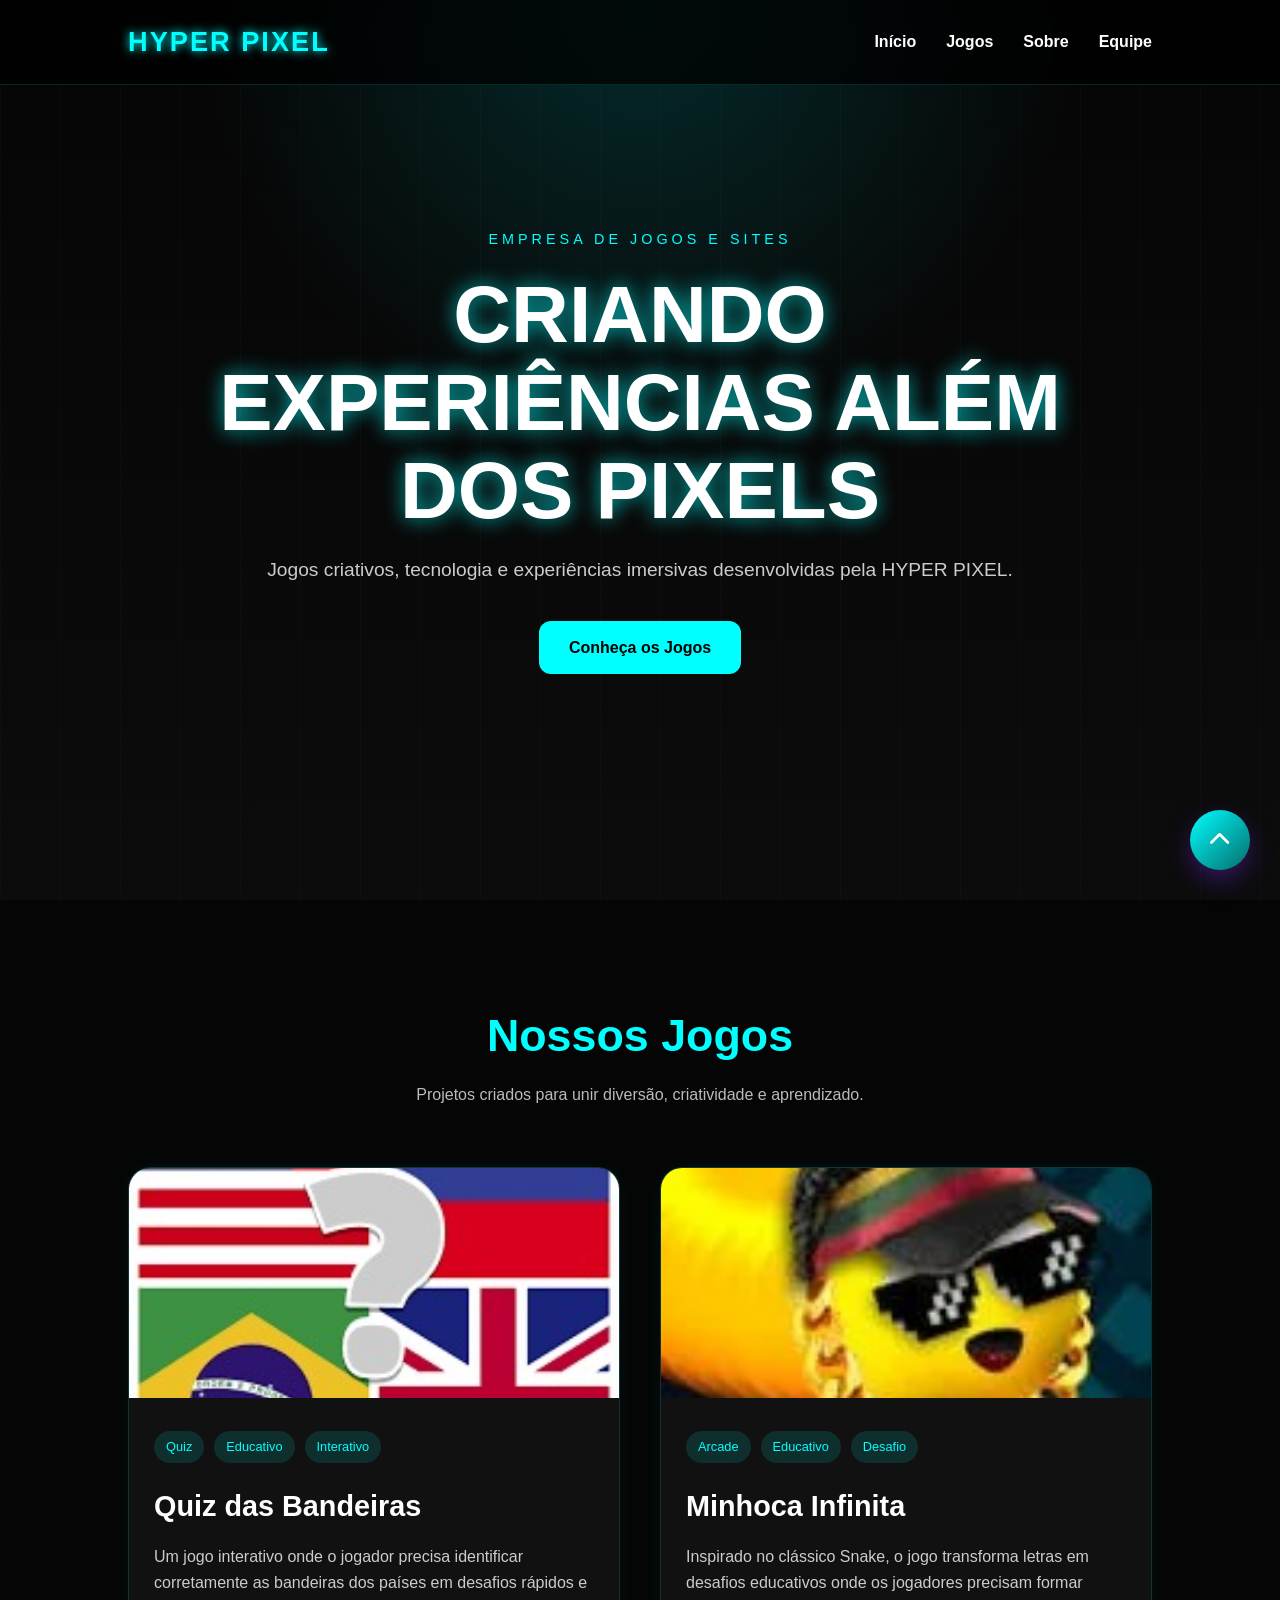
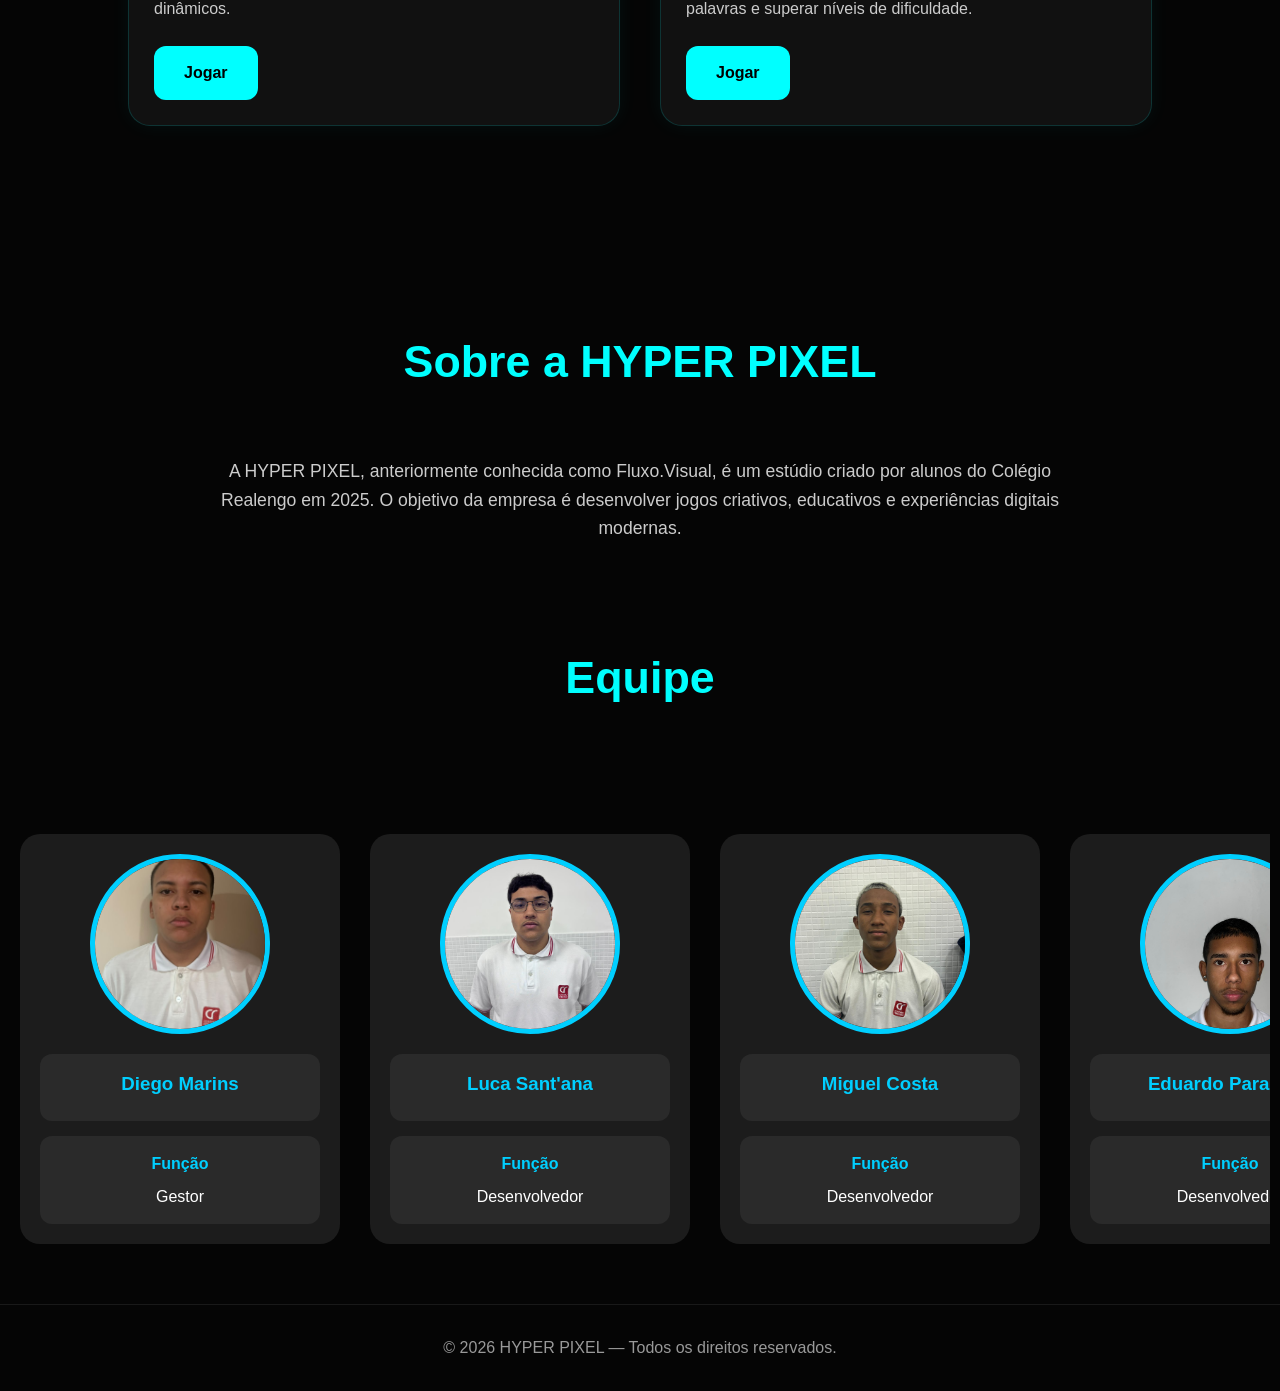
<file: index.html>
<!DOCTYPE html>
<html lang="pt-BR">
<head>
    <meta charset="UTF-8">
    <meta name="viewport" content="width=device-width, initial-scale=1.0">

    <title>HYPER PIXEL</title>

    <link rel="stylesheet" href="style.css">
    <link rel="stylesheet" href="https://cdnjs.cloudflare.com/ajax/libs/font-awesome/6.7.2/css/all.min.css">
</head>
<body>

    <header>
        <div class="logo">
            HYPER PIXEL
        </div>

        <nav>
            <ul>
                <li><a href="#inicio">Início</a></li>
                <li><a href="#jogos">Jogos</a></li>
                <li><a href="#sobre">Sobre</a></li>
                <li><a href="#Equipe">Equipe</a></li>
            </ul>
        </nav>
    </header>

    <section class="hero" id="inicio">

        <div class="hero-overlay"></div>

        <div class="hero-content">
            <span class="subtitle">EMPRESA DE JOGOS E SITES</span>

            <h1>
                CRIANDO EXPERIÊNCIAS ALÉM DOS PIXELS
            </h1>

            <p>
                Jogos criativos, tecnologia e experiências imersivas desenvolvidas pela HYPER PIXEL.
            </p>

            <a href="#jogos" class="btn">
                Conheça os Jogos
            </a>
        </div>

    </section>

    <section class="games" id="jogos">

        <div class="section-title">
            <h2>Nossos Jogos</h2>
            <p>Projetos criados para unir diversão, criatividade e aprendizado.</p>
        </div>

        <div class="games-container">

            <article class="game-card">

                <img src="imgjogo1.png" alt="Quiz das Bandeiras">

                <div class="card-content">

                    <div class="tags">
                        <span>Quiz</span>
                        <span>Educativo</span>
                        <span>Interativo</span>
                    </div>

                    <h3>Quiz das Bandeiras</h3>

                    <p>
                        Um jogo interativo onde o jogador precisa identificar corretamente as bandeiras dos países em desafios rápidos e dinâmicos.
                    </p>

                    <a href="quizdasbandeiras.html" class="card-btn">Jogar</a>

                </div>

            </article>

            <article class="game-card">

                <img src="imgjogo2.png" alt="SnakeInfinit">

                <div class="card-content">

                    <div class="tags">
                        <span>Arcade</span>
                        <span>Educativo</span>
                        <span>Desafio</span>
                    </div>

                    <h3>Minhoca Infinita</h3>

                    <p>
                        Inspirado no clássico Snake, o jogo transforma letras em desafios educativos onde os jogadores precisam formar palavras e superar níveis de dificuldade.
                    </p>

                    <a href="snake.html" class="card-btn">Jogar</a>

                </div>

            </article>

        </div>

    </section>

    <section class="about" id="sobre">

        <div class="section-title">
            <h2>Sobre a HYPER PIXEL</h2>
        </div>

        <p>
            A HYPER PIXEL, anteriormente conhecida como Fluxo.Visual, é um estúdio criado por alunos do Colégio Realengo em 2025. O objetivo da empresa é desenvolver jogos criativos, educativos e experiências digitais modernas.
        </p>

    </section>

    <section class="Equipe" id="Equipe">

        <div class="section-title">
            <h2>Equipe</h2>
        </div>

       <div class="team-carousel">

    <div class="team-carousel">

    <!-- Participante 1 -->
    <div class="member-card">
        <div class="photo">
            <img src="imgparticipante1.jpeg" alt="Participante 1">
        </div>

        <div class="info-box">
            <h3>Diego Marins</h3>
        </div>

        <div class="info-box">
            <h4>Função</h4>
            <p>Gestor</p>
        </div>
    </div>

    <!-- Participante 2 -->
    <div class="member-card">
        <div class="photo">
            <img src="imgparticipante2.jpeg" alt="Participante 2">
        </div>

        <div class="info-box">
            <h3>Luca Sant'ana</h3>
        </div>

        <div class="info-box">
            <h4>Função</h4>
            <p>Desenvolvedor</p>
        </div>
    </div>

    <!-- Participante 3 -->
    <div class="member-card">
        <div class="photo">
            <img src="imgparticipante3.jpeg" alt="Participante 3">
        </div>

        <div class="info-box">
            <h3>Miguel Costa</h3>
        </div>

        <div class="info-box">
            <h4>Função</h4>
            <p>Desenvolvedor</p>
        </div>
    </div>

    <!-- Participante 4 -->
    <div class="member-card">
        <div class="photo">
            <img src="imgparticipante4.jpeg" alt="Participante 2">
        </div>

        <div class="info-box">
            <h3>Eduardo Paradella</h3>
        </div>

        <div class="info-box">
            <h4>Função</h4>
            <p>Desenvolvedor</p>
        </div>
    </div>

    <!-- Participante 5 -->
    <div class="member-card">
        <div class="photo">
            <img src="imgparticipante5.jpeg" alt="Participante 5">
        </div>

        <div class="info-box">
            <h3>Vitor Matheus</h3>
        </div>

        <div class="info-box">
            <h4>Função</h4>
            <p>Documentador</p>
        </div>
    </div>

    <!-- Participante 6 -->
    <div class="member-card">
        <div class="photo">
            <img src="imgparticipante6.jpeg" alt="Participante 6">
        </div>

        <div class="info-box">
            <h3>Anthony Lorenzo</h3>
        </div>

        <div class="info-box">
            <h4>Função</h4>
            <p>Designer</p>
        </div>
    </div>

    <!-- Participante 7 -->
    <div class="member-card">
        <div class="photo">
            <img src="imgparticipante7.jpeg" alt="Participante 7">
        </div>

        <div class="info-box">
            <h3>Arthur Miguel</h3>
        </div>

        <div class="info-box">
            <h4>Função</h4>
            <p>Designer</p>
        </div>
    </div>

    <!-- Participante 8 -->
    <div class="member-card">
        <div class="photo">
            <img src="imgparticipante8.jpeg" alt="Participante 8">
        </div>

        <div class="info-box">
            <h3>João Miguel</h3>
        </div>

        <div class="info-box">
            <h4>Função</h4>
            <p>Designer</p>
        </div>
    </div>

</div>

    </section>
    
<footer>
    <p>© 2026 HYPER PIXEL — Todos os direitos reservados.</p>
</footer>

<button id="btnTopo" type="button" title="Voltar ao topo">
    <i class="fa-solid fa-chevron-up"></i>
</button>

<script>

// pega o botão por id e, a cada rolagem, adiciona a classe show se a página 
// passou de 300px e remove se voltou pro topo.

const btnTopo = document.getElementById("btnTopo"); 
window.addEventListener("scroll", function () { 
    if (window.scrollY > 300) { 
        btnTopo.classList.add("show"); 
    } else {
        btnTopo.classList.remove("show"); 
    }
});

// quando o usuário clica, a página rola até o topo com movimento suave.

btnTopo.addEventListener("click", function () { 
    window.scrollTo({ 
        top: 0, 
        behavior: "smooth"
    });
});

</script>

</body>
</html>
</file>
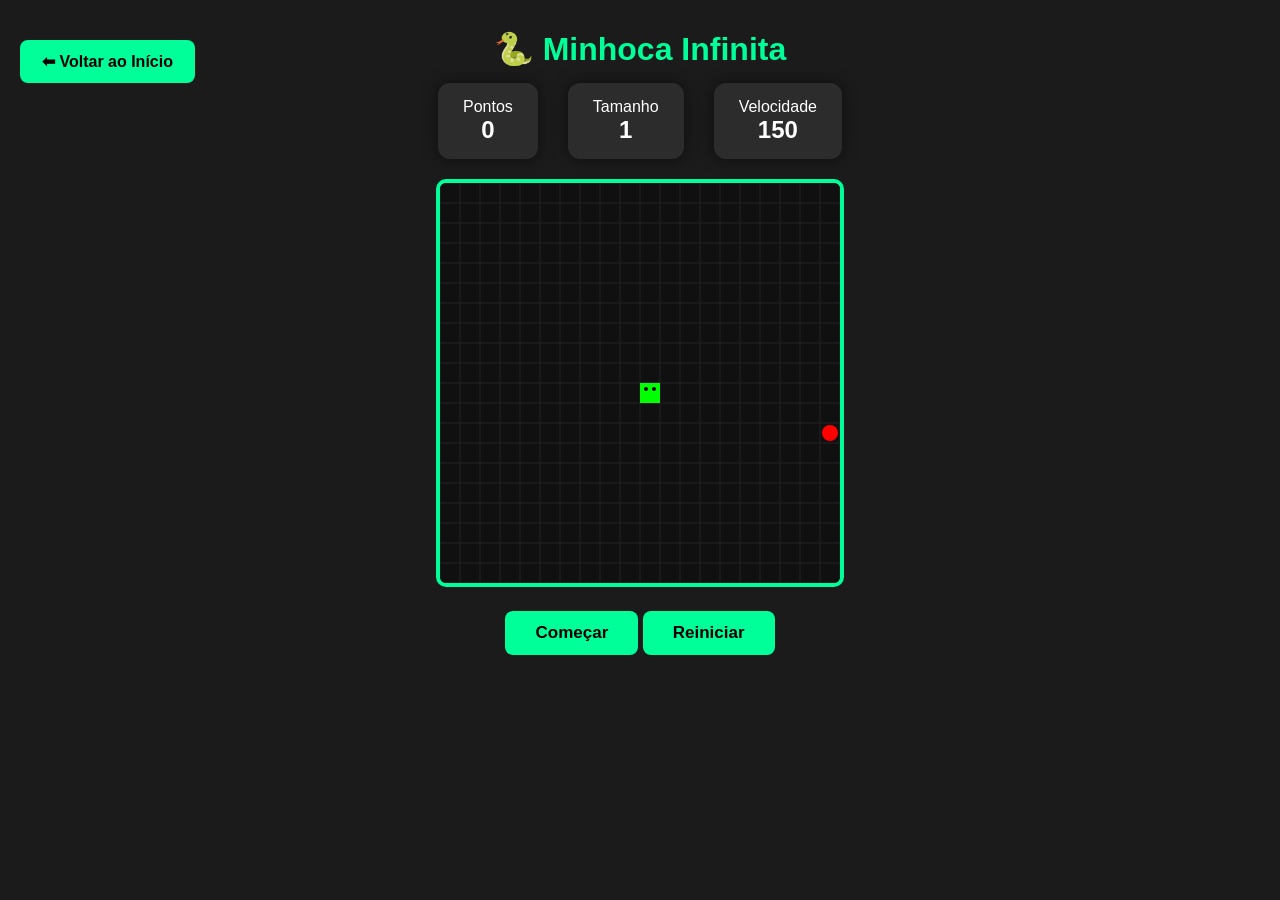
<file: snake.html>
<!DOCTYPE html>
<html lang="pt-BR">
<head>
<meta charset="UTF-8">
<meta name="viewport" content="width=device-width, initial-scale=1.0">

<title>Snake Infinity</title>

<style>

/* zera margem e padding de tudo, border-box no tamanho e fonte padrão Arial. 
É o mesmo bloco que você já mandou antes no quiz. */

*{
    margin:0; 
    padding:0; 
    box-sizing:border-box; 
    font-family:Arial, Helvetica, sans-serif; 
}

/* fundo cinza-escuro, texto branco centralizado, altura mínima da tela inteira e 30px de espaçamento interno. */

body{
    background:#1b1b1b; 
    color:white;
    text-align:center;
    min-height:100vh; 
    padding:30px; 
}

/* título com 15px de espaço abaixo e cor verde neon. */

h1{
    margin-bottom:15px; 
    color:#00ff99; 
}

/* faixa de indicadores no topo do jogo: itens em linha, centralizados, com 30px entre eles,
quebrando para a linha de baixo se faltar espaço e 20px de margem abaixo. */

#painel{
    display:flex;
    justify-content:center; 
    gap:30px; 
    margin-bottom:20px; 
    flex-wrap:wrap; 
}

/* cartão de indicador: fundo cinza-escuro, 15px/25px de espaçamento interno, 
cantos arredondados de 12px e sombra escura ao redor. */

.card{
    background:#2c2c2c; 
    padding:15px 25px; 
    border-radius:12px; 
    box-shadow:0 0 15px rgba(0,0,0,.5);
}

/* a tela do jogo: fundo preto, borda verde neon de 4px e cantos arredondados de 10px. */

canvas{
    background:#101010; 
    border:4px solid #00ff99; 
    border-radius:10px; 
}

/* estilo global dos botões deste jogo: 20px de espaço acima, 12px/30px de espaçamento interno, sem borda, 
cantos arredondados de 8px, fundo verde neon, texto preto em negrito de 17px, cursor de clique e transição de 0.3s.*/

button{
    margin-top:20px; 
    padding:12px 30px; 
    border:none; 
    border-radius:8px;
    background:#00ff99; 
    color:black; 
    font-size:17px; 
    cursor:pointer; 
    font-weight:bold; 
    transition:.3s; 
}

/* no hover os botões aumentam 8%, combinado com a transição de 0.3s do bloco anterior para o crescimento ser suave. */

button:hover{
    transform:scale(1.08);
}

/* a caixa do quiz no jogo da cobrinha: nasce escondida, largura fixa de 420px limitada a 90% da tela,
fundo cinza-escuro, 20px de espaçamento interno, cantos arredondados de 15px e 25px de espaço acima,
auto centraliza na horizontal. */

#quiz{
    display:none; 
    margin:auto; 
    margin-top:25px; 
    width:420px; 
    max-width:90%; 
    background:#2a2a2a; 
    padding:20px; 
    border-radius:15px; 
}

/* a palavra exibida no quiz: fonte grande de 34px, texto amarelo e 20px de margem externa em todos os lados. */

#word{
    font-size:34px; 
    color:yellow; 
    margin:20px; 
}

/* campo de texto do quiz: largura fixa de 220px, 10px de espaçamento interno, fonte de 18px e texto centralizado. */

input{
    width:220px; 
    padding:10px; 
    font-size:18px; 
    text-align:center; 
}

/* botão fixo no canto superior esquerdo: fundo verde neon, texto preto em negrito de 16px, 
12px/22px de espaçamento interno, cantos arredondados de 8px, sem borda, 
cursor de clique e z-index: 999 para ficar acima de tudo. */

.btn-voltar{
    position:fixed; 
    top:20px; 
    left:20px; 
    padding:12px 22px; 
    background:#00ff99; 
    color:#000; 
    border:none; 
    border-radius:8px; 
    font-size:16px;
    font-weight:bold; 
    cursor:pointer; 
    z-index:999; 
}

/* no hover o botão aumenta 5%. */

.btn-voltar:hover{
    transform:scale(1.05);
}


</style>

</head>
<body>
<button class="btn-voltar" onclick="window.location.href='index.html'">⬅ Voltar ao Início</button>

<h1>🐍 Minhoca Infinita</h1>

<div id="painel">

<div class="card">
Pontos
<h2 id="p">0</h2>
</div>

<div class="card">
Tamanho
<h2 id="size">1</h2>
</div>

<div class="card">
Velocidade
<h2 id="vel">150</h2>
</div>

</div>

<canvas id="c" width="400" height="400"></canvas>

<br>

<button id="start">Começar</button>

<button id="reset">Reiniciar</button>

<div id="quiz">

<h2>Descubra a Palavra</h2>

<div id="word"></div>

<input id="ans">

<br>

<button id="ok">

Responder

</button>

</div>

<script>

const canvas=document.getElementById("c"); // Seleciona o elemento canvas
const ctx=canvas.getContext("2d"); // Obtém o contexto 2D para desenhar

const g=20; // Tamanho da grade (cada célula 20px)

let snake; // Array que representa a cobra
let dir; // Direção atual da cobra
let food; // Posição da comida
let points; // Pontuação do jogador
let paused=true; // Estado de pausa
let speed=150; // Velocidade inicial (ms por movimento)
let timer; // Intervalo do loop principal

const palavras=[ // Lista de palavras para o quiz
"CASA","BOLA","GATO","PATO","LIVRO","MESA","JANELA","ESCOLA","FUTEBOL","CARRO",
"TECLADO","MONITOR","LAPIS","CADEIRA","COELHO","CACHORRO","COPO","CELULAR","AGUA","GARRAFA"
];

// recebe uma string, quebra em letras, embaralha com o algoritmo Fisher-Yates e devolve a palavra remontada. 
// Diferente do embaralhar do quiz, que recebia e devolvia arrays.

function embaralhar(txt){ 
    let letras=txt.split("");
    for(let i=letras.length-1;i>0;i--){
        let j=Math.floor(Math.random()*(i+1));
        [letras[i],letras[j]]=[letras[j],letras[i]];
    }
    return letras.join("");
}

// reseta a cobrinha, zera pontos, velocidade 150, atualiza os três indicadores na tela, começa pausado, 
// gera a comida com spawn() e desenha o quadro com draw().

function iniciar(){ // Inicializa o jogo
    snake=[{x:10,y:10}]; // Posição inicial da cobra
    dir={x:1,y:0}; // Direção inicial (direita)
    points=0; // Pontuação zerada
    speed=150; // Velocidade padrão
    p.textContent=0; // Atualiza pontuação na tela
    vel.textContent=speed; // Mostra velocidade
    size.textContent=1; // Mostra tamanho inicial da cobra
    paused=true; // Jogo começa pausado
    spawn(); // Gera comida
    draw(); // Desenha cenário inicial
}

// sorteia uma nova comida numa posição aleatória do grid 20x20 e repete o sorteio enquanto ela cair 
// em cima de algum segmento da cobra, garantindo que a comida nunca apareça dentro do corpo.

function spawn(){ // Gera nova comida
    do{
        food={x:Math.floor(Math.random()*20),y:Math.floor(Math.random()*20)};
    }while(snake.some(s=>s.x==food.x && s.y==food.y)); // Evita gerar comida em cima da cobra
}

// limpa qualquer timer anterior e cria um novo setInterval que chama loop a cada speed milissegundos. 
// É o que faz a cobra andar sozinha.

function startGame(){ 
    clearInterval(timer);
    timer=setInterval(loop,speed);
}

// a cada speed ms: sai se pausado; move a cabeça somando dir e atravessa paredes; se bate no próprio corpo, 
// "Game Over!" e pausa; adiciona a cabeça nova e, se comeu a comida, soma 10 pontos, chama askWord() e gera outra 
// comida — se não, remove o último segmento; atualiza o tamanho e redesenha.

function loop(){ // Loop principal do jogo
    if(paused) return; // Se pausado, não faz nada
    let head={x:snake[0].x+dir.x,y:snake[0].y+dir.y}; // Nova posição da cabeça

    // Atravessar paredes
    if(head.x<0) head.x=19;
    if(head.x>19) head.x=0;
    if(head.y<0) head.y=19;
    if(head.y>19) head.y=0;

    // Colisão com o próprio corpo
    if(snake.some(s=>s.x===head.x && s.y===head.y)){
        alert("Game Over!");
        paused=true;
        return;
    }

    snake.unshift(head); // Adiciona nova cabeça

    if(head.x===food.x && head.y===food.y){ // Se comeu a comida
        points+=10; // Ganha pontos
        p.textContent=points; // Atualiza pontuação
        askWord(); // Chama quiz
        spawn(); // Gera nova comida
    }else{
        snake.pop(); // Remove último bloco se não comeu
    }

    size.textContent=snake.length; // Atualiza tamanho da cobra
    draw(); // Redesenha cenário
}

// cada parte é um quadrado de g pixels, com g = 20 — daí a grade de 20px bater com o grid 20x20 do spawn() 
// e o arc da comida usar +10 pra centralizar. Vale registrar de onde vem o g.

function draw(){ // Função para desenhar cenário
    ctx.fillStyle="#101010"; // Fundo preto
    ctx.fillRect(0,0,400,400);

    // Grade
    ctx.strokeStyle="#222";
    for(let i=0;i<=400;i+=20){
        ctx.beginPath(); ctx.moveTo(i,0); ctx.lineTo(i,400); ctx.stroke();
        ctx.beginPath(); ctx.moveTo(0,i); ctx.lineTo(400,i); ctx.stroke();
    }

    // Comida
    ctx.fillStyle="red";
    ctx.beginPath();
    ctx.arc(food.x*g+10,food.y*g+10,8,0,Math.PI*2);
    ctx.fill();

    // Cobra
    snake.forEach((parte,index)=>{
        if(index===0){ // Cabeça
            ctx.fillStyle="#00ff00";
            ctx.fillRect(parte.x*g,parte.y*g,g,g);
            // Olhos
            ctx.fillStyle="black";
            ctx.beginPath();
            ctx.arc(parte.x*g+6,parte.y*g+6,2,0,Math.PI*2);
            ctx.arc(parte.x*g+14,parte.y*g+6,2,0,Math.PI*2);
            ctx.fill();
        }else{ // Corpo
            ctx.fillStyle="#00aa00";
            ctx.fillRect(parte.x*g,parte.y*g,g,g);
        }
    });
}

// o controle da cobrinha pelas setas/WASD: e.key vira minúsculo e cada tecla define o vetor dir. 
// As condições dir.y !== 1 e afins impedem a inversão de 180° — ou seja, com a cobra indo para a direita, 
// "A" (esquerda) é ignorado, evitando que ela se choque contra o próprio corpo.

document.addEventListener("keydown",(e)=>{ // Controle da cobra
    let tecla=e.key.toLowerCase();
    if(tecla==="w" && dir.y!==1) dir={x:0,y:-1}; // Cima
    if(tecla==="s" && dir.y!==-1) dir={x:0,y:1}; // Baixo
    if(tecla==="a" && dir.x!==1) dir={x:-1,y:0}; // Esquerda
    if(tecla==="d" && dir.x!==-1) dir={x:1,y:0}; // Direita
});

// abre o quiz ao comer: pausa o jogo, sorteia uma palavra, reembaralha até sair diferente do original, 
// mostra a versão embaralhada no #word, limpa e foca o input e exibe o #quiz.
// O timer continua rodando em segundo plano, mas o if(paused) return no loop() o mantém inofensivo. 
// Falta o trecho que despausa após a resposta.

let palavraAtual=""; // Palavra correta do quiz

function askWord(){ // Exibe quiz
    paused=true;
    palavraAtual=palavras[Math.floor(Math.random()*palavras.length)];
    let embaralhada=palavraAtual;
    while(embaralhada===palavraAtual){ embaralhada=embaralhar(palavraAtual); }
    word.textContent=embaralhada; // Mostra palavra embaralhada
    ans.value=""; // Limpa input
    quiz.style.display="block"; // Mostra quiz
    ans.focus(); // Foca no input
}

// Fecha o ciclo do jogo e responde a pendência que eu tinha apontado: o paused = false aqui é o que devolve o jogo. 
// Um detalhe — quando acerta, o startGame() só é chamado se a velocidade mudou; nas demais vezes o timer antigo 
// continua valendo, o que funciona porque ele nunca foi parado.

ok.onclick=function(){ // Botão confirmar resposta
    if(ans.value.trim().toUpperCase()===palavraAtual){
        alert("Parabéns! Você acertou!");
        points+=20; // Pontos extras
        // Cresce mais 3 blocos
        for(let i=0;i<3;i++){ snake.push({...snake[snake.length-1]}); }
        // Aumenta a velocidade
        if(speed>60){
            speed-=5;
            vel.textContent=speed;
            startGame();
        }
    }else{
        alert("Resposta errada!\nA palavra era: "+palavraAtual);
        points=Math.max(0,points-5); // Penaliza pontos
    }
    p.textContent=points; // Atualiza pontuação
    size.textContent=snake.length; // Atualiza tamanho
    quiz.style.display="none"; // Oculta quiz
    paused=false; // Continua jogo
    draw(); // Redesenha
};

// atalho do quiz: se o jogador apertar Enter no campo de resposta, o código dispara ok.click(), 
// que é o mesmo que clicar no botão de confirmar. Evita ter que tirar a mão do teclado.

ans.addEventListener("keydown",function(e){ // Permite responder com Enter
    if(e.key==="Enter"){ ok.click(); }
});

// o botão "Começar": despausa e chama startGame(), armando o setInterval que põe a cobra em movimento. 
// É o par do iniciar(): ele monta o quadro parado, esse clique solta o jogo.

start.onclick=function(){ // Botão começar
    paused=false;
    startGame();
};

// o botão "Reiniciar": para o timer antigo com clearInterval(timer) e chama iniciar(), 
// que remonta tudo do zero e redesenha o quadro parado, esperando o "Começar".

reset.onclick=function(){ // Botão reiniciar
    clearInterval(timer);
    iniciar();
};

iniciar(); // Inicializa jogo automaticamente

</script>

</body>
</html>
</file>
<file: style.css>
/* zera margem e padding de todos os elementos
 e faz border-box incluir borda e padding dentro 
 da largura/altura */

*{
    margin: 0; 
    padding: 0; 
    box-sizing: border-box; 
}

/* faz a página rolar suavemente em vez de saltar direto
    quando você clica num link âncora*/


html{
    scroll-behavior: smooth; 
}

/*define o visual global da página sendo fundo quase preto,
texto branco, fonte Arial com fallbacks
e altura de linha 1.6 */

body{
    background: #050505; 
    color: white; 
    font-family: Arial, Helvetica, sans-serif; 
    line-height: 1.6; 
}

/* barra fixa no topo, largura total, sempre acima do resto;
flex põe logo à esquerda e menu à direita;
fundo preto 75% com desfoque e linha ciano embaixo*/

header{
    position: fixed;
    top: 0;
    width: 100%;
    z-index: 1000; 

    display: flex;
    justify-content: space-between; 
    align-items: center; 

    padding: 20px 10%; 

    background: rgba(0, 0, 0, 0.75); 
    backdrop-filter: blur(10px); 

    border-bottom: 1px solid rgba(0,255,255,0.15); 
}

/*logo estiliza a marca: fonte 1.7rem em negrito, 
texto ciano com letras espaçadas e um brilho neon ao redor*/

.logo{
    font-size: 1.7rem; 
    font-weight: bold; 
    letter-spacing: 2px; 
    color: #00ffff; 
    text-shadow: 0 0 10px #00ffff; 
}

/*nav ul deixa a lista do menu na horizontal: flex em linha,
sem marcadores e com 30px de espaço entre cada item. */

nav ul{
    display: flex; 
    list-style: none; 
    gap: 30px;
}

/*nav a estiliza os links do menu: brancos, sem sublinhado, em negrito, e com transição de 0.3s 
ou seja, qualquer mudança de cor ou efeito no hover vai acontecer suavemente.*/

nav a{
    color: white; 
    text-decoration: none; 
    transition: 0.3s; 
    font-weight: bold;
}

/*nav a:hover faz os links ficarem ciano quando o mouse passa por cima*/

nav a:hover{
    color: #00ffff; 
}

/*seção de abertura com altura mínima da tela inteira (100vh),
conteúdo centralizado nos dois eixos; 
fundo é um brilho ciano circular no topo sobre um gradiente escuro vertical.*/

.hero{
    position: relative;
    min-height: 100vh; 
    display: flex;
    align-items: center;
    justify-content: center;
    text-align: center;
    padding: 120px 10%;
    background:
    radial-gradient(circle at top, rgba(0,255,255,0.15), transparent 40%),
    linear-gradient(to bottom, #050505, #0c0c0c); 
}

/*camada decorativa sobre o hero com linhas verticais sutis a cada 60px, sem capturar cliques*/

.hero-overlay{
    position: absolute;
    inset: 0;
    background:
    repeating-linear-gradient(
        90deg,
        rgba(255,255,255,0.02),
        rgba(255,255,255,0.02) 1px,
        transparent 1px,
        transparent 60px
    );
    pointer-events: none; 
}

/*caixa do conteúdo do hero: position: relative (fica acima do overlay) e largura máxima de 900px.*/

.hero-content{
    position: relative;
    max-width: 900px; 
}

/*texto ciano, pequeno, com letras bem espaçadas.*/

.subtitle{
    color: #00ffff; 
    letter-spacing: 4px; 
    font-size: 0.9rem; 
}

/*título grande (5rem) com linhas próximas (1.1),
20px de margem em cima/embaixo e brilho ciano ao redor do texto. */

.hero h1{
    font-size: 5rem; 
    line-height: 1.1;
    margin: 20px 0;
    text-shadow: 0 0 20px rgba(0,255,255,0.7); 
}

/*parágrafo de apoio: 1.2rem, cinza claro e 35px de espaço abaixo*/

.hero p{
    font-size: 1.2rem;
    color: #cccccc; 
    margin-bottom: 35px;
}

/*estilo único para todos os botões do site: fundo ciano, texto preto em negrito, sem sublinhado,
 cantos arredondados de 12px, sem borda, cursor de mãozinha e transição suave de 0.3s em qualquer efeito. */

.btn,
.card-btn,
button{
    display: inline-block;
    background: #00ffff; 
    color: black; 
    text-decoration: none;
    font-weight: bold;
    padding: 14px 30px;
    border-radius: 12px;
    border: none;
    cursor: pointer;
    transition: 0.3s ease;
}

/*no hover os botões sobem 3px e ganham um brilho ciano ao redor.
Combinado com o transition: 0.3s do bloco anterior, o movimento é suave */

.btn:hover,
.card-btn:hover,
button:hover{
    transform: translateY(-3px); 
    box-shadow: 0 0 25px #00ffff; 
}

/*as três seções recebem o mesmo espaçamento interno: 100px em cima/embaixo e 10% nas laterais. */

.games,
.about,
.contact{
    padding: 100px 10%; 
}

/*título de cada seção: centralizado e com 60px de espaço abaixo.*/

.section-title{
    text-align: center;
    margin-bottom: 60px;
}

/*título principal de cada seção: 2.8rem, ciano e 10px de espaço abaixo.*/

.section-title h2{
    font-size: 2.8rem;
    margin-bottom: 10px;
    color: #00ffff; 
}

/*parágrafo de apoio sob o título da seção: cinza claro*/

.section-title p{
    color: #bbbbbb; 
}

/*grade responsiva de cards: colunas que se ajustam sozinhas,
cada uma com no mínimo 320px e no máximo a fração igual do espaço (1fr);
40px de espaço entre os cards. Se a tela estreitar, o número de colunas cai automaticamente.*/

.games-container{
    display: grid; 
    grid-template-columns: repeat(auto-fit, minmax(320px, 1fr)); 
    gap: 40px; 
}

/*card escuro (#111111) com cantos bem arredondados (22px), borda ciano sutil,
overflow: hidden para a imagem respeitar o arredondamento, sombra ciano leve 
e transição de 0.3s para o hover.*/

.game-card{
    background: #111111; 
    border: 1px solid rgba(0,255,255,0.15); 
    border-radius: 22px; 
    overflow: hidden; 
    transition: 0.3s ease; 
    box-shadow: 0 0 20px rgba(0,255,255,0.05); 
}

/*no hover o card sobe 10px e a sombra ciano fica mais forte (de 0.05 para 0.35 de opacidade),
 criando efeito de elevação. */

.game-card:hover{
    transform: translateY(-10px); 
    box-shadow: 0 0 25px rgba(0,255,255,0.35); 
}

/*imagem do card: ocupa 100% da largura, com altura fixa de 230px e 
object-fit: cover para preencher o espaço sem esticar.*/

.game-card img{
    width: 100%; 
    height: 230px; 
    object-fit: cover; 
}

/*área interna do card com 25px de espaçamento em todos os lados.*/

.card-content{
    padding: 25px; 
}

/*faixa de etiquetas do card: em linha, 10px entre elas,
 quebrando para a linha de baixo se não couberem, e 20px de espaço abaixo. */

.tags{
    display: flex; 
    gap: 10px; 
    flex-wrap: wrap; 
    margin-bottom: 20px; 
}

/*cada etiqueta: fundo ciano suave, texto ciano, formato de pílula, fonte pequena de 0.8rem. */

.tags span{
    background: rgba(0,255,255,0.12); 
    color: #00ffff; 
    padding: 6px 12px; 
    border-radius: 30px; 
    font-size: 0.8rem; 
}

/*título do card: 1.8rem e 15px de espaço abaixo.*/

.game-card h3{
    margin-bottom: 15px; 
    font-size: 1.8rem; 
}

/*descrição do card: cinza claro e 25px de espaço abaixo, antes do botão. */

.game-card p{
    color: #cccccc; 
    margin-bottom: 25px; 
}

/*centraliza todo o conteúdo da seção "sobre"*/

.about{
    text-align: center; 
}

/*parágrafo da seção "sobre": largura máxima de 900px,
centralizado horizontalmente pelo margin: auto, texto cinza claro em 1.1rem. */

.about p{
    max-width: 900px; 
    margin: auto; 
    color: #cccccc; 
    font-size: 1.1rem; 
}

/*faixa rolável na horizontal, com 30px entre os cards,
rolagem horizontal suave e 30px/10px de espaçamento interno.
Serve para a equipe deslizar lateralmente em vez de quebrar linha. */

.team-carousel{
    display:flex; 
    gap:30px; 
    overflow-x:auto; 
    scroll-behavior:smooth; 
    padding:30px 10px; 
}

/*estiliza a barra de rolagem horizontal do carrossel: altura de 10px. Os demais navegadores ignoram 
essa regra. */

.team-carousel::-webkit-scrollbar{
    height:10px; 
}

/*a parte que se arrasta da barra de rolagem fica ciano e arredondada. */

.team-carousel::-webkit-scrollbar-thumb{
    background:#00cfff; 
    border-radius:10px; 
}

/* largura mínima de 320px, fundo escuro, cantos arredondados,
20px de espaçamento interno, texto centralizado e transição de 0.3s.
flex-shrink: 0 impede que ele encolha dentro do carrossel*/

.member-card{
    min-width:320px; 
    background:#1c1c1c; 
    border-radius:20px; 
    padding:20px; 
    flex-shrink:0; 
    text-align:center; 
    transition:.3s; 
}

/*no hover o card do membro sobe 8px e ganha uma sombra azul-ciano difusa, dando efeito de elevação */

.member-card:hover{
    transform:translateY(-8px); 
    box-shadow:0 10px 30px rgba(0,207,255,.4); 
}

/*foto do membro em formato circular: 180x180px, centralizada,
 com overflow: hidden, borda ciano de 5px e 20px de espaço abaixo. */

.photo{
    width:180px; 
    height:180px; 
    margin:auto; 
    border-radius:50%; 
    overflow:hidden; 
    border:5px solid #00cfff; 
    margin-bottom:20px; 
}

/*a imagem dentro do círculo: ocupa 100% da largura e da altura do .photo,
com object-fit: cover para preencher o círculo sem distorcer.*/

.photo img{
    width:100%; 
    height:100%; 
    object-fit:cover; 
}

/*bloco de informação dentro do card de membro: fundo cinza escuro,
15px de espaçamento interno, cantos arredondados e 15px de espaço acima. */

.info-box{
    background:#2a2a2a; 
    padding:15px; 
    border-radius:12px; 
    margin-top:15px; 
}

/*títulos dentro do bloco de informação: texto azul-ciano e 8px de espaço abaixo.*/

.info-box h3,
.info-box h4{
    color:#00cfff; 
    margin-bottom:8px; 
}

/*parágrafo dentro do bloco de informação: texto branco com altura de linha 1.5*/

.info-box p{
    color:#fff; 
    line-height:1.5; 
}

/*30px de espaçamento interno, texto centralizado,
uma linha divisória sutil no topo e texto cinza */

footer{
    padding: 30px; 
    text-align: center; 
    border-top: 1px solid rgba(255,255,255,0.08); 
    color: #999999; 
}

/*ajustes para telas até 768px (celular/tablet). 
Dentro dele: header empilha (logo em cima, menu embaixo) com 20px de espaço;
menu quebra linha e centraliza; título do hero cai para 2.8rem;
títulos de seção caem para 2rem. */

@media(max-width: 768px){
    header{
        flex-direction: column; 
        gap: 20px; 
    }
    nav ul{
        flex-wrap: wrap; 
        justify-content: center; 
    }
    .hero h1{
        font-size: 2.8rem;
    }
    .section-title h2{
        font-size: 2rem; 
    }
}

/*botão fixo no canto inferior direito (30px da borda),
circular de 60x60px, com ícone/texto centralizado via flex.
Fundo em gradiente ciano, texto branco grande, cursor de clique,
sombra roxa difusa e transição suave de 0.35s. */

#btnTopo{
    position: fixed; 
    bottom: 30px;
    right: 30px; 
    width: 60px; 
    height: 60px;
    display: flex; 
    justify-content: center; 
    align-items: center; 
    border: none; 
    border-radius: 50%; 
    background: linear-gradient(135deg, #00ffff,rgba(0,255,255,0.4) ); 
    color: #fff; 
    font-size: 22px; 
    cursor: pointer; 
    box-shadow: 0 10px 25px rgba(109,40,217,.4);
    transition: all .35s ease; 
    opacity: 1; 
}
</file>
